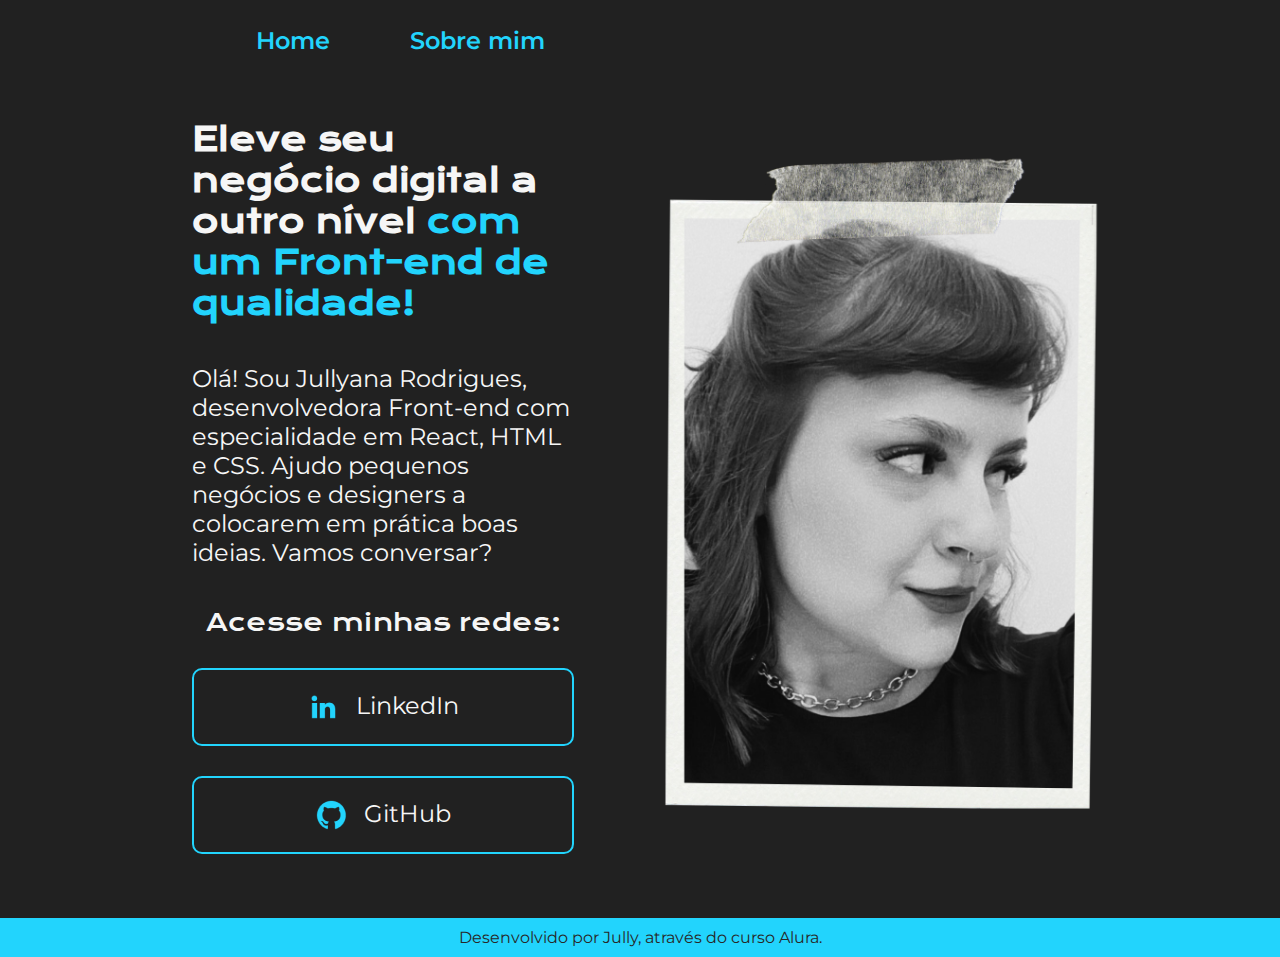
<file: index.html>
<!DOCTYPE html>
<html lang="pt-br">
<head>
    <meta charset="UTF-8">
    <meta name="viewport" content="width=device-width, initial-scale=1.0">
    <title>Portfólio</title>
    <link rel="stylesheet" href="./styles/style.css">
</head>
<body>
   <header class="cabecalho">
        <nav class="cabecalho__menu">
            <a class="cabecalho__menu__link" href="index.html">Home</a>
            <a class="cabecalho__menu__link" href="about.html">Sobre mim</a>
        </nav>
   </header> 

   <main class="apresentacao">
    <section class="apresentacao__conteudo">
        <h1 class="apresentacao__conteudo__titulo">Eleve seu negócio digital a outro nível <strong class="titulo-destaque">com um Front-end de qualidade!</strong></h1>
        <p class="apresentacao__conteudo__paragrafo">Olá! Sou Jullyana Rodrigues, desenvolvedora Front-end com especialidade em React, HTML e CSS. Ajudo pequenos negócios e designers a colocarem em prática boas ideias. Vamos conversar?</p>
            <div class="apresentacao__links">
                <h2 class="apresentacao__links_subtitulo">Acesse minhas redes:</h2>
                <a class="apresentacao__links__navegacao" href="https://www.linkedin.com/in/jullyana-rodrigues/">
                    <img src="/assets/linkedin.png">
                    LinkedIn
                </a>
                <a class="apresentacao__links__navegacao" href="https://github.com/jullyanarodrigues">
                    <img src="/assets/github.png">
                    GitHub
                </a>
            </div>
    </section>
    <img class="foto-jully" src="./assets/imagem.png" alt="foto da Jully">
   </main>
   
   <footer class="rodape">
        <p>Desenvolvido por Jully, através do curso Alura.</p>
   </footer>
</body>

</html>
</file>
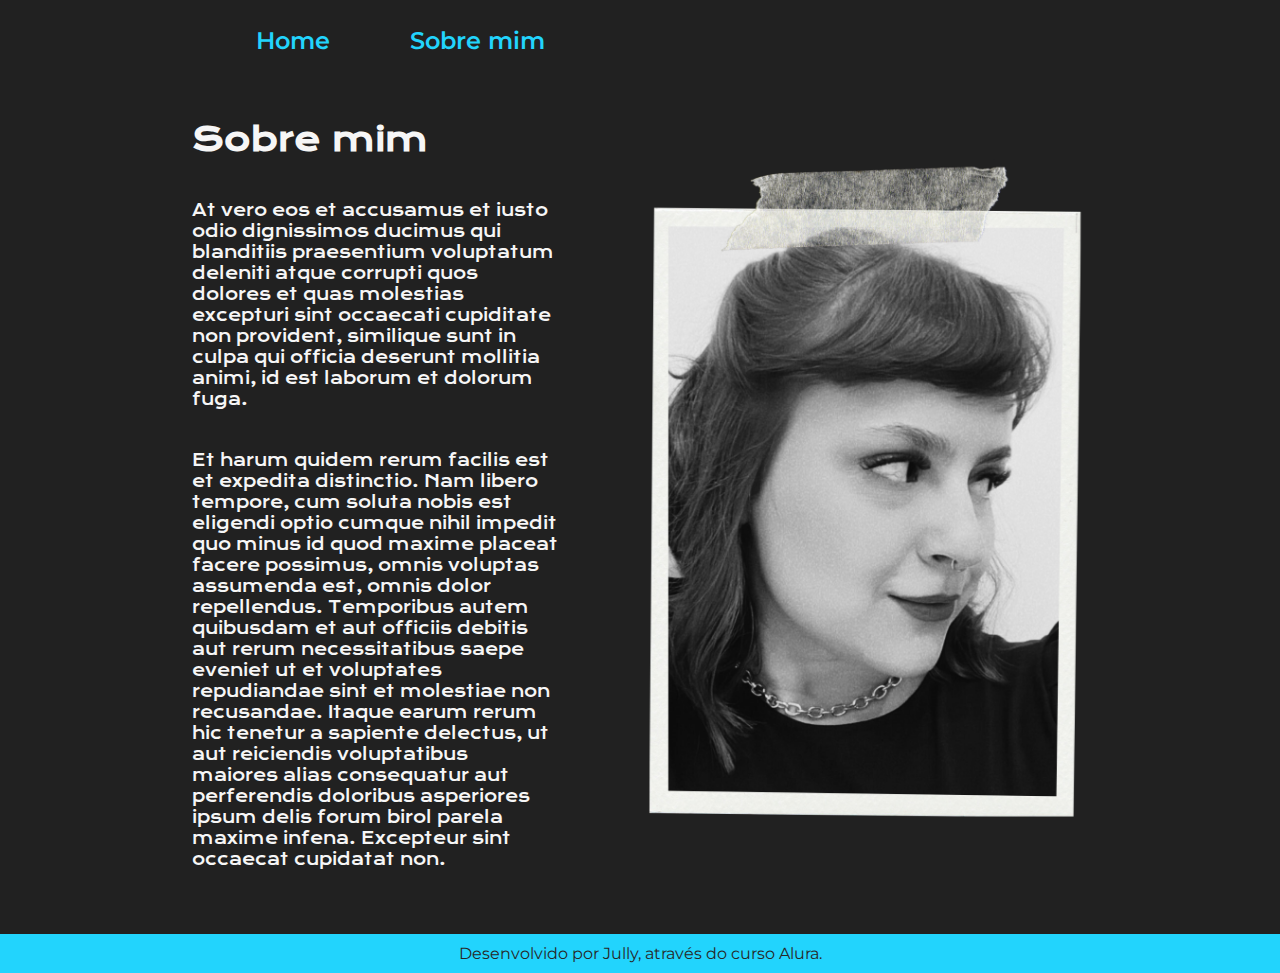
<file: about.html>
<!DOCTYPE html>
<html lang="pt-br">
<head>
    <meta charset="UTF-8">
    <meta http-equiv="X-UA-Compatible"
    <meta name="viewport" content="width=device-width, initial-scale=1.0">
    <title>Sobre mim</title>
    <link rel="stylesheet" href="/styles/style.css">
</head>
<body>
    <header class="cabecalho">
        <nav class="cabecalho__menu">
            <a class="cabecalho__menu__link" href="index.html">Home</a>
            <a class="cabecalho__menu__link" href="about.html">Sobre mim</a>
        </nav>
   </header> 

    <main class="apresentacao">
        <section class="apresentacao__conteudo">
            <h1 class="apresentacao__conteudo__titulo">Sobre mim</h1>
            <p class="apresentacao__conteudo__titulo">At vero eos et accusamus et iusto odio dignissimos ducimus qui blanditiis praesentium voluptatum deleniti atque corrupti quos dolores et quas molestias excepturi sint occaecati cupiditate non provident, similique sunt in culpa qui officia deserunt mollitia animi, id est laborum et dolorum fuga.</p>
            <p class="apresentacao__conteudo__titulo">Et harum quidem rerum facilis est et expedita distinctio. Nam libero tempore, cum soluta nobis est eligendi optio cumque nihil impedit quo minus id quod maxime placeat facere possimus, omnis voluptas assumenda est, omnis dolor repellendus. Temporibus autem quibusdam et aut officiis debitis aut rerum necessitatibus saepe eveniet ut et voluptates repudiandae sint et molestiae non recusandae. Itaque earum rerum hic tenetur a sapiente delectus, ut aut reiciendis voluptatibus maiores alias consequatur aut perferendis doloribus asperiores ipsum delis forum birol parela maxime infena. Excepteur sint occaecat cupidatat non.
            </p>
        </section>
        <img class="foto-jully" src="./assets/imagem.png" alt="foto da Jully">
    </main>

   <footer class="rodape">
        <p>Desenvolvido por Jully, através do curso Alura.</p>
   </footer>
</body>
</html>
</file>
<file: styles/style.css>
@import url('https://fonts.googleapis.com/css2?family=Krona+One&family=Montserrat:ital,wght@0,600;1,600&display=swap');

:root {
   --cor-primaria: #212121;
   --cor-secundaria: #f6f6f6;
   --cor-terciaria: #22D4FD;
   --cor-hover: #0f0d0d;

   --fonte-primaria: "Krona One", sans-serif;
   --fonte-secundaria: "Montserrat", sans-serif; 
}

* {
   margin: 0;
   padding: 0; 
}

body { 
   /* height: 100vh; */
   box-sizing: border-box;
   background-color: var(--cor-primaria);
   color: var(--cor-secundaria)
}

.cabecalho {
   padding: 2% 0 0 20%;
   
}

.cabecalho__menu {
   display: flex;
   gap: 80px;
}

.cabecalho__menu__link {
   font-family: var(--fonte-secundaria);
   font-size: 1.5rem;
   font-weight: 600;
   color: var(--cor-terciaria);
   text-decoration: none;
}


.apresentacao {
   /* margin: 5% 20%;  */
   padding: 5% 15%;
   display: flex;
   align-items: center;
   justify-content: space-between;
   gap: 82px;
}

.apresentacao__conteudo {
   width: auto;
   display: flex;
   flex-direction: column;
   gap: 40px;
}

.apresentacao__conteudo__titulo {
   
   font-family: var(--fonte-primaria);
 
}

.titulo-destaque {
   color: var(--cor-terciaria);
}

.apresentacao__conteudo__paragrafo {
   font-size: 1.5rem;
   font-family: var(--fonte-secundaria);
}

.apresentacao__links {
   display: flex;
   flex-direction: column;
   justify-content: space-between;
   align-items: center;
   gap: 30px;
}

.apresentacao__links_subtitulo{
   font-family: var(--fonte-primaria);
   font-weight: 400;
   font-size: 1.5rem;
}

.apresentacao__links__navegacao {
   /* background-color: #22D4FD; */
   border: 2px solid var(--cor-terciaria);
   width: 378px;
   max-width: 100%;
   text-align: center;
   border-radius: 10px;
   font-size: 1.5rem;
   font-weight: 600px;
   padding: 21px 0;
   text-decoration: none;
   color: #f6f6f6;
   font-family: var(--fonte-secundaria);
   display: flex;
   justify-content: center;
   gap: 16px;
}

.apresentacao__links__navegacao:hover {
   background-color: var(--cor-hover);
}

.foto-jully {
   width: 50%;
   height: auto;
}

.rodape {
   background-color: var(--cor-terciaria);
   color: #272727;
   padding: 10px;
   text-align: center;
   font-family: var(--fonte-secundaria);
   font-size: 1rem;
}

@media (max-width: 768px) {
   .cabecalho {
      padding: 5%;
   }

   .cabecalho__menu {
      justify-content: center;
   }

   .apresentacao {
      flex-direction: column-reverse;
      padding: 5%;
   }

   .apresentacao__conteudo {
      width: 100%;
      box-sizing: border-box;
   }

   .foto-jully {
      width: 100%;  
   }
}
</file>
